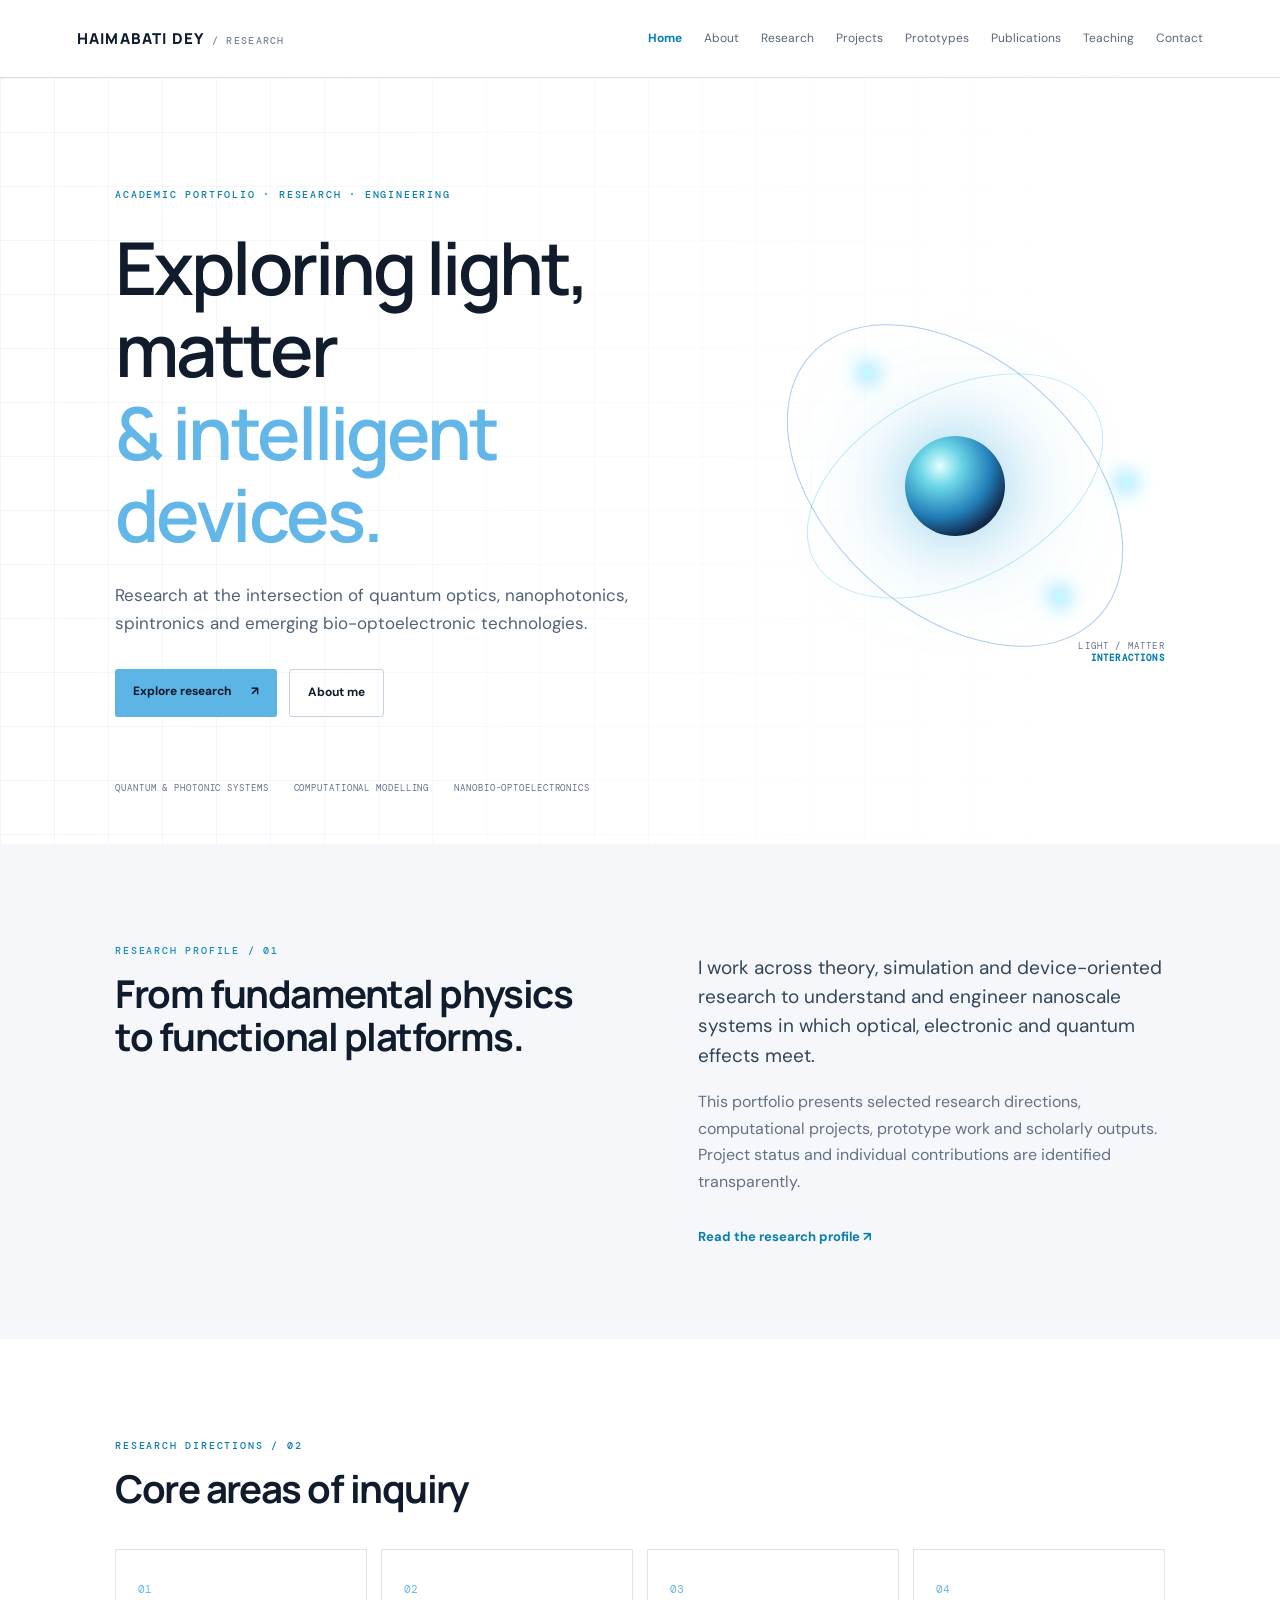
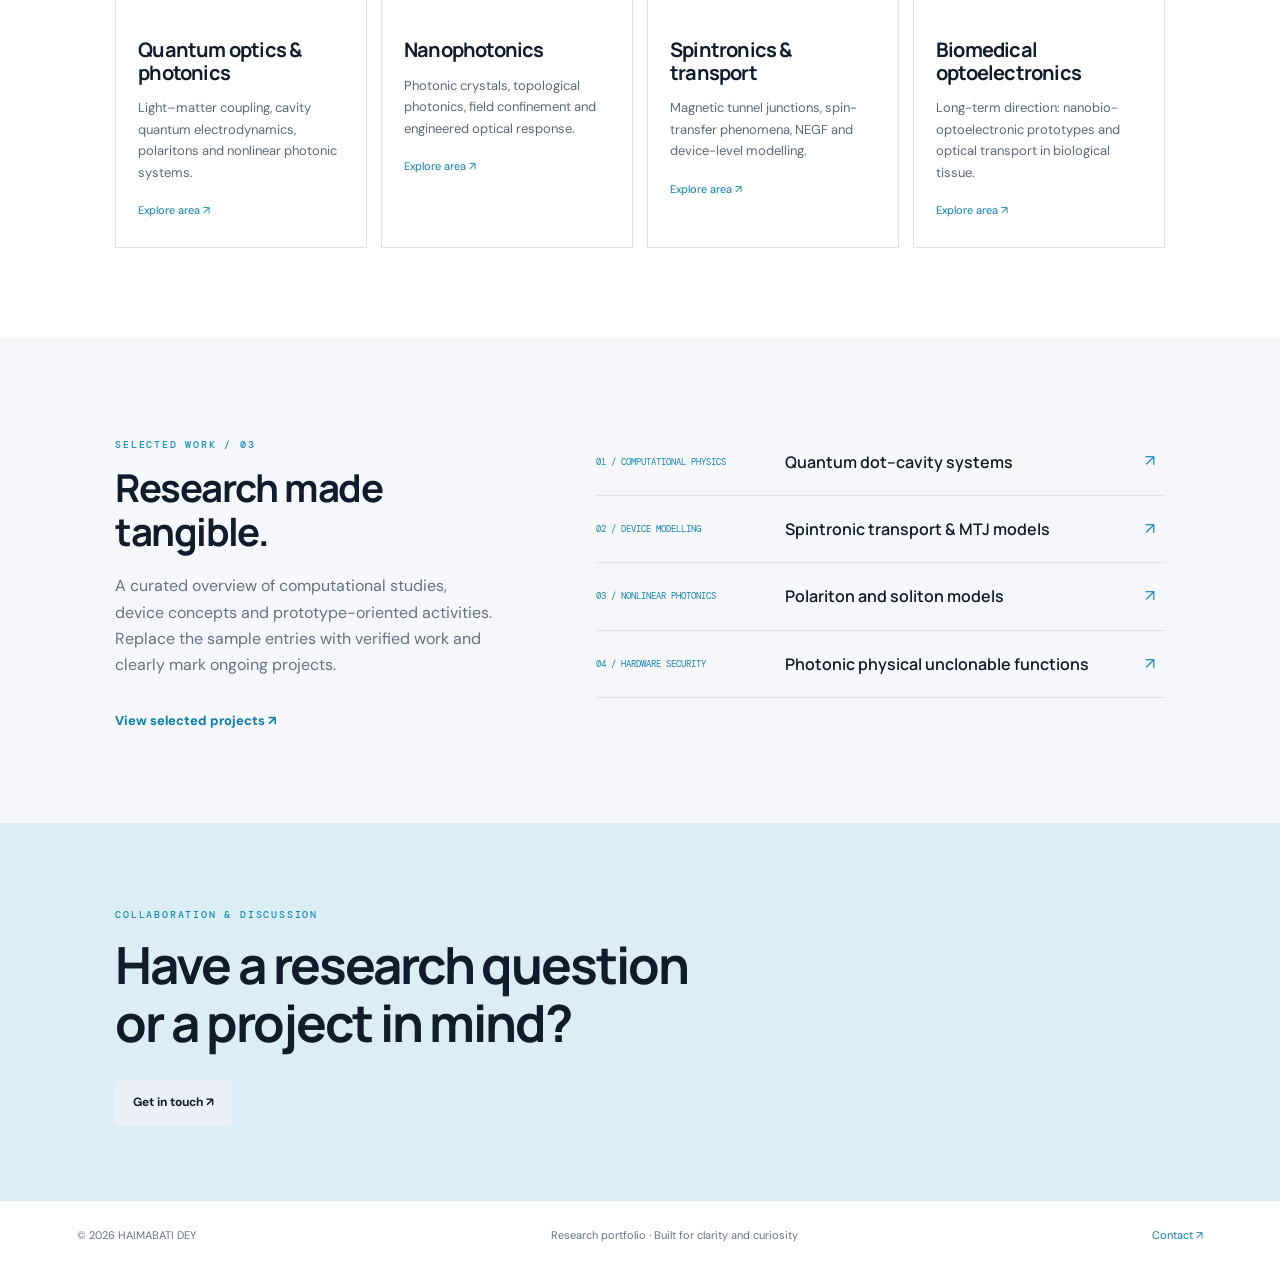
<file: index.html>
<!doctype html>
<html lang="en">
<head>
  <meta charset="utf-8"><meta name="viewport" content="width=device-width, initial-scale=1">
  <meta name="description" content="Academic research portfolio in quantum optics, nanophotonics, spintronics and biomedical optoelectronics.">
  <title>Research Portfolio | HAIMABATI DEY</title><link rel="stylesheet" href="assets/css/styles.css">
</head>
<body>
<header class="site-header"><a class="brand" href="index.html">HAIMABATI DEY<span> / RESEARCH</span></a>
<button class="menu-toggle" aria-label="Toggle navigation" aria-expanded="false">☰</button>
<nav class="nav"><a class="active" href="index.html">Home</a><a href="about.html">About</a><a href="research.html">Research</a><a href="projects.html">Projects</a><a href="prototypes.html">Prototypes</a><a href="publications.html">Publications</a><a href="teaching.html">Teaching</a><a href="contact.html">Contact</a></nav></header>
<main>
<section class="hero"><div class="hero-grid"></div><div class="hero-content"><p class="eyebrow">ACADEMIC PORTFOLIO · RESEARCH · ENGINEERING</p>
<h1>Exploring light, matter<br><em>&amp; intelligent devices.</em></h1>
<p class="hero-lede">Research at the intersection of quantum optics, nanophotonics, spintronics and emerging bio-optoelectronic technologies.</p>
<div class="actions"><a class="button primary" href="research.html">Explore research <span>↗</span></a><a class="button secondary" href="about.html">About me</a></div>
<div class="hero-meta"><span>QUANTUM &amp; PHOTONIC SYSTEMS</span><span>COMPUTATIONAL MODELLING</span><span>NANOBIO-OPTOELECTRONICS</span></div></div>
<div class="hero-visual" aria-label="Abstract scientific illustration"><div class="orbit orbit-one"></div><div class="orbit orbit-two"></div><div class="core"></div><div class="photon p1"></div><div class="photon p2"></div><div class="photon p3"></div><div class="visual-label">LIGHT / MATTER<br><b>INTERACTIONS</b></div></div></section>
<section class="section intro"><div><p class="eyebrow">RESEARCH PROFILE / 01</p><h2>From fundamental physics<br>to functional platforms.</h2></div><div><p class="lead">I work across theory, simulation and device-oriented research to understand and engineer nanoscale systems in which optical, electronic and quantum effects meet.</p><p class="muted">This portfolio presents selected research directions, computational projects, prototype work and scholarly outputs. Project status and individual contributions are identified transparently.</p><a class="text-link" href="about.html">Read the research profile ↗</a></div></section>
<section class="section dark-section"><p class="eyebrow">RESEARCH DIRECTIONS / 02</p><h2>Core areas of inquiry</h2><div class="card-grid">
<article class="research-card"><span class="number">01</span><h3>Quantum optics &amp; photonics</h3><p>Light–matter coupling, cavity quantum electrodynamics, polaritons and nonlinear photonic systems.</p><a href="research.html">Explore area ↗</a></article>
<article class="research-card"><span class="number">02</span><h3>Nanophotonics</h3><p>Photonic crystals, topological photonics, field confinement and engineered optical response.</p><a href="research.html">Explore area ↗</a></article>
<article class="research-card"><span class="number">03</span><h3>Spintronics &amp; transport</h3><p>Magnetic tunnel junctions, spin-transfer phenomena, NEGF and device-level modelling.</p><a href="research.html">Explore area ↗</a></article>
<article class="research-card"><span class="number">04</span><h3>Biomedical optoelectronics</h3><p>Long-term direction: nanobio-optoelectronic prototypes and optical transport in biological tissue.</p><a href="research.html">Explore area ↗</a></article>
</div></section>
<section class="section split"><div><p class="eyebrow">SELECTED WORK / 03</p><h2>Research made tangible.</h2><p class="muted">A curated overview of computational studies, device concepts and prototype-oriented activities. Replace the sample entries with verified work and clearly mark ongoing projects.</p><a class="text-link" href="projects.html">View selected projects ↗</a></div><div class="feature-list"><a href="projects.html"><span>01 / COMPUTATIONAL PHYSICS</span><b>Quantum dot–cavity systems</b><i>↗</i></a><a href="projects.html"><span>02 / DEVICE MODELLING</span><b>Spintronic transport &amp; MTJ models</b><i>↗</i></a><a href="projects.html"><span>03 / NONLINEAR PHOTONICS</span><b>Polariton and soliton models</b><i>↗</i></a><a href="projects.html"><span>04 / HARDWARE SECURITY</span><b>Photonic physical unclonable functions</b><i>↗</i></a></div></section>
<section class="cta"><p class="eyebrow">COLLABORATION &amp; DISCUSSION</p><h2>Have a research question<br>or a project in mind?</h2><a class="button light" href="contact.html">Get in touch ↗</a></section>
</main><footer><span>© <span data-year></span> HAIMABATI DEY</span><span>Research portfolio · Built for clarity and curiosity</span><a href="contact.html">Contact ↗</a></footer><script src="assets/js/main.js"></script></body></html>
</file>
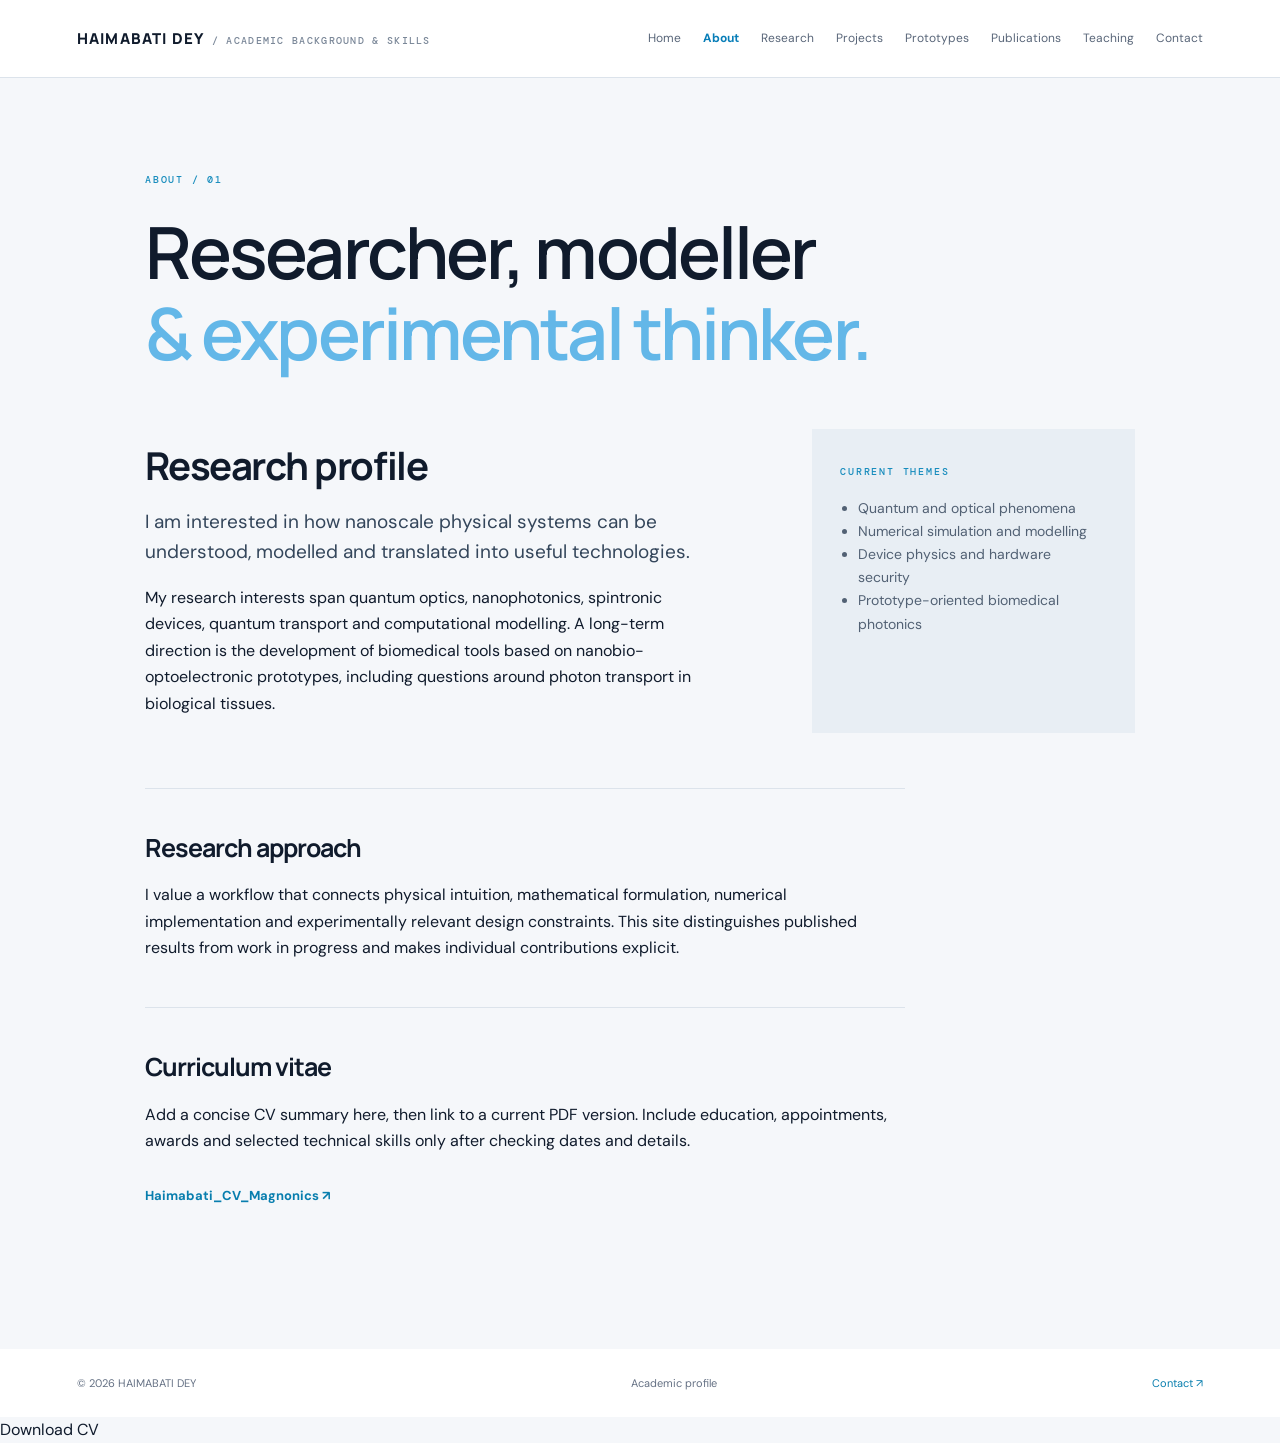
<file: about.html>
<!doctype html><html lang="en"><head><meta charset="utf-8"><meta name="viewport" content="width=device-width,initial-scale=1"><title>About | HAIMABATI DEY</title><link rel="stylesheet" href="assets/css/styles.css"></head><body><header class="site-header"><a class="brand" href="index.html">HAIMABATI DEY<span> / ACADEMIC BACKGROUND & SKILLS </span></a><button class="menu-toggle" aria-label="Toggle navigation" aria-expanded="false">☰</button><nav class="nav"><a href="index.html">Home</a><a class="active" href="about.html">About</a><a href="research.html">Research</a><a href="projects.html">Projects</a><a href="prototypes.html">Prototypes</a><a href="publications.html">Publications</a><a href="teaching.html">Teaching</a><a href="contact.html">Contact</a></nav></header><main class="page"><p class="eyebrow">ABOUT / 01</p><h1>Researcher, modeller<br><em>&amp; experimental thinker.</em></h1><div class="page-columns"><div><h2>Research profile</h2><p class="lead">I am interested in how nanoscale physical systems can be understood, modelled and translated into useful technologies.</p><p>My research interests span quantum optics, nanophotonics, spintronic devices, quantum transport and computational modelling. A long-term direction is the development of biomedical tools based on nanobio-optoelectronic prototypes, including questions around photon transport in biological tissues.</p></div><aside class="side-note"><span class="eyebrow">CURRENT THEMES</span><ul><li>Quantum and optical phenomena</li><li>Numerical simulation and modelling</li><li>Device physics and hardware security</li><li>Prototype-oriented biomedical photonics</li></ul></aside></div><section class="content-block"><h2>Research approach</h2><p>I value a workflow that connects physical intuition, mathematical formulation, numerical implementation and experimentally relevant design constraints. This site distinguishes published results from work in progress and makes individual contributions explicit.</p></section><section class="content-block"><h2>Curriculum vitae</h2><p>Add a concise CV summary here, then link to a current PDF version. Include education, appointments, awards and selected technical skills only after checking dates and details.</p><a class="text-link" href="assets/HaimabatiCV_Magnonics.pdf">Haimabati_CV_Magnonics ↗</a></section></main><footer><span>© <span data-year></span> HAIMABATI DEY</span><span>Academic profile</span><a href="contact.html">Contact ↗</a></footer><script src="assets/js/main.js"></script></body></html>
<a href="https://github.com/deyh2020/deyh2020.github.io/blob/main/HaimaCV_AnaogECE26.pdf" target="_blank">
  Download CV
</a>
</file>
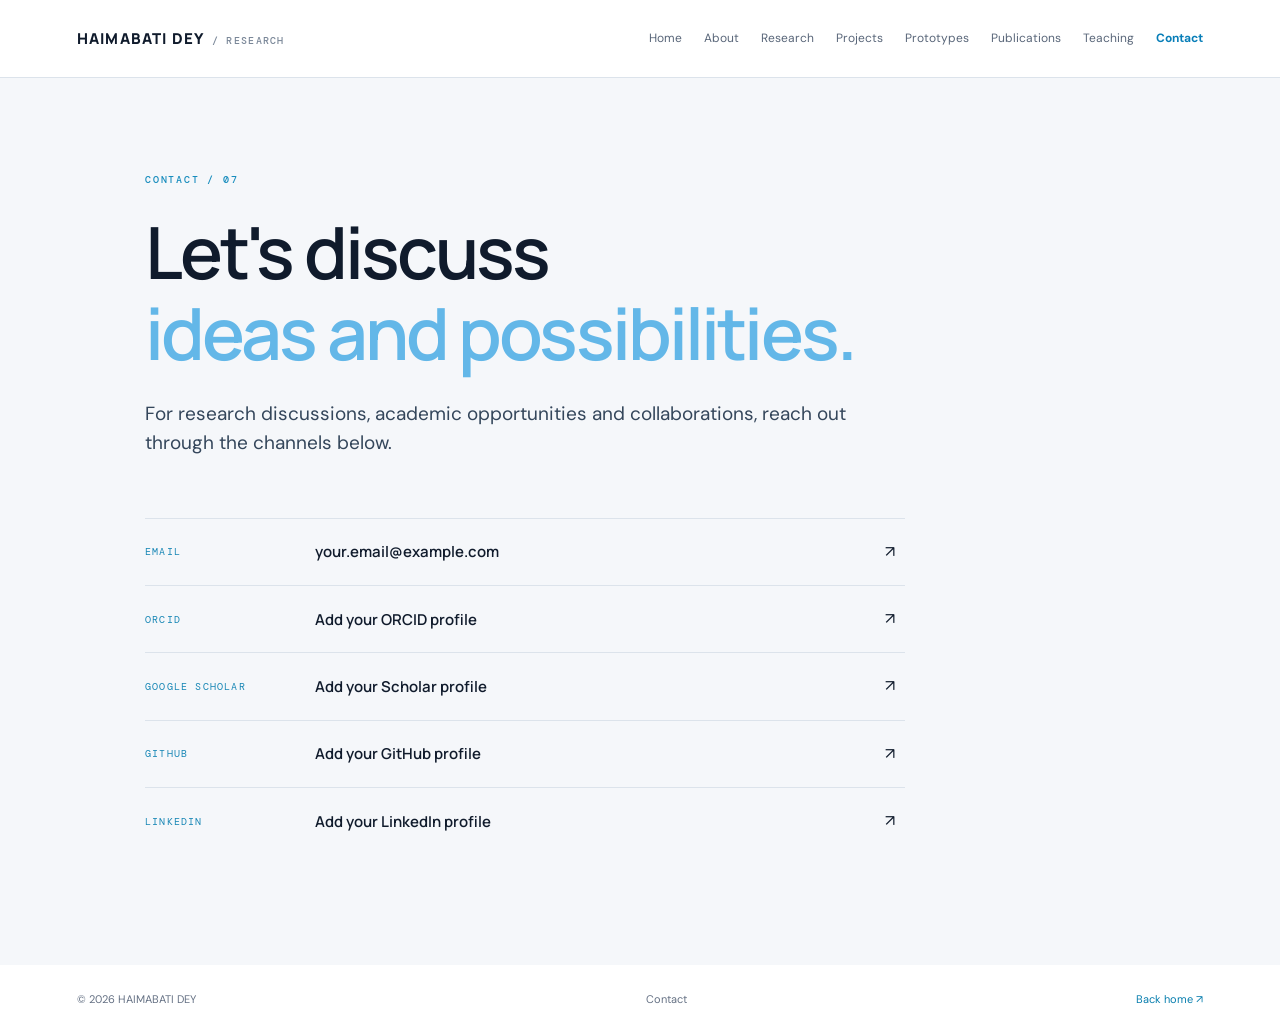
<file: contact.html>
<!doctype html><html lang="en"><head><meta charset="utf-8"><meta name="viewport" content="width=device-width,initial-scale=1"><title>Contact | HAIMABATI DEY</title><link rel="stylesheet" href="assets/css/styles.css"></head><body><header class="site-header"><a class="brand" href="index.html">HAIMABATI DEY<span> / RESEARCH</span></a><button class="menu-toggle" aria-label="Toggle navigation" aria-expanded="false">☰</button><nav class="nav"><a href="index.html">Home</a><a href="about.html">About</a><a href="research.html">Research</a><a href="projects.html">Projects</a><a href="prototypes.html">Prototypes</a><a href="publications.html">Publications</a><a href="teaching.html">Teaching</a><a class="active" href="contact.html">Contact</a></nav></header><main class="page contact-page"><p class="eyebrow">CONTACT / 07</p><h1>Let's discuss<br><em>ideas and possibilities.</em></h1><p class="lead page-lede">For research discussions, academic opportunities and collaborations, reach out through the channels below.</p><div class="contact-links"><a href="mailto:your.email@example.com"><span>EMAIL</span><b>your.email@example.com</b>↗</a><a href="#"><span>ORCID</span><b>Add your ORCID profile</b>↗</a><a href="#"><span>GOOGLE SCHOLAR</span><b>Add your Scholar profile</b>↗</a><a href="#"><span>GITHUB</span><b>Add your GitHub profile</b>↗</a><a href="#"><span>LINKEDIN</span><b>Add your LinkedIn profile</b>↗</a></div></main><footer><span>© <span data-year></span> HAIMABATI DEY</span><span>Contact</span><a href="index.html">Back home ↗</a></footer><script src="assets/js/main.js"></script></body></html>
</file>
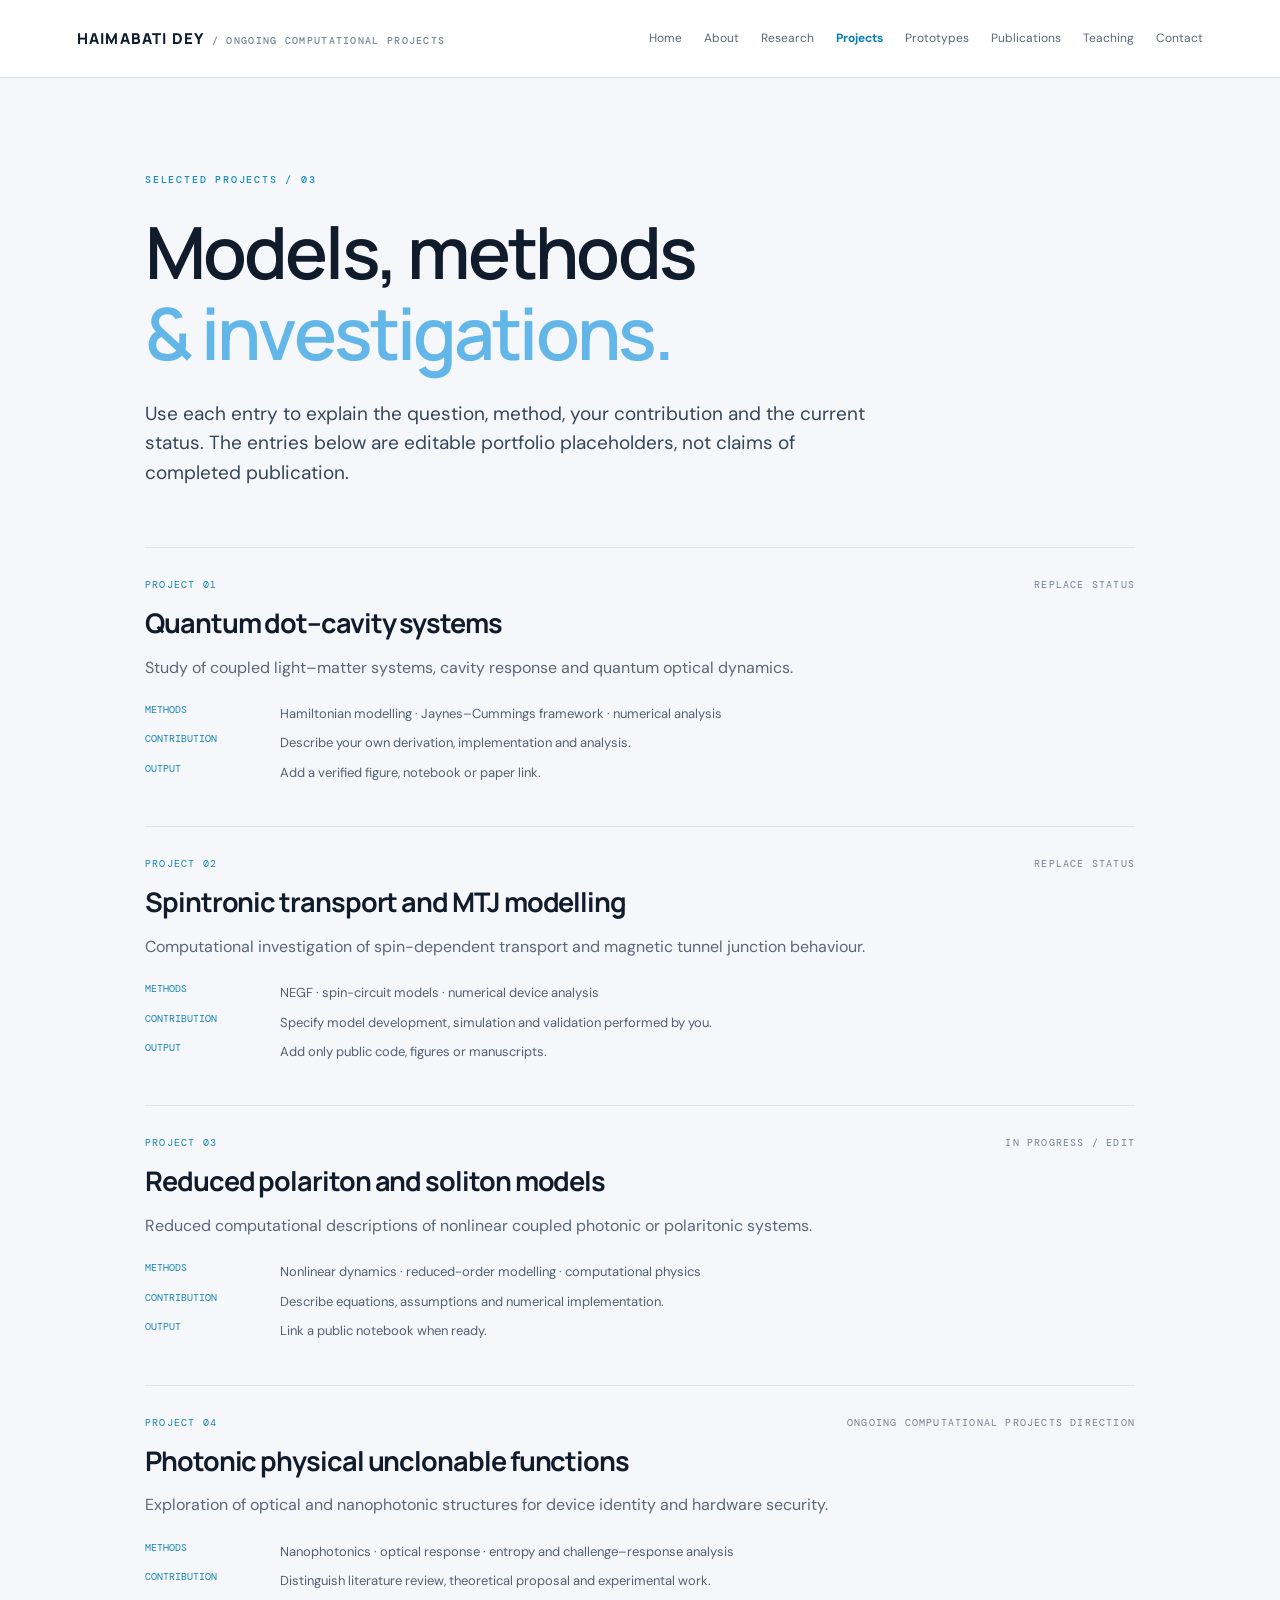
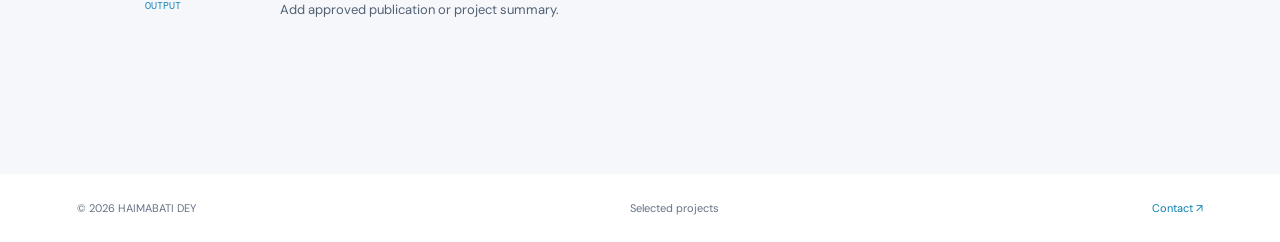
<file: projects.html>
<!doctype html><html lang="en"><head><meta charset="utf-8"><meta name="viewport" content="width=device-width,initial-scale=1"><title>Projects | HAIMABATI DEY</title><link rel="stylesheet" href="assets/css/styles.css"></head><body><header class="site-header"><a class="brand" href="index.html">HAIMABATI DEY<span> / ONGOING COMPUTATIONAL PROJECTS</span></a><button class="menu-toggle" aria-label="Toggle navigation" aria-expanded="false">☰</button><nav class="nav"><a href="index.html">Home</a><a href="about.html">About</a><a href="research.html">Research</a><a class="active" href="projects.html">Projects</a><a href="prototypes.html">Prototypes</a><a href="publications.html">Publications</a><a href="teaching.html">Teaching</a><a href="contact.html">Contact</a></nav></header><main class="page"><p class="eyebrow">SELECTED PROJECTS / 03</p><h1>Models, methods<br><em>&amp; investigations.</em></h1><p class="lead page-lede">Use each entry to explain the question, method, your contribution and the current status. The entries below are editable portfolio placeholders, not claims of completed publication.</p><div class="project"><div class="project-top"><span>PROJECT 01</span><span class="status">REPLACE STATUS</span></div><h2>Quantum dot–cavity systems</h2><p>Study of coupled light–matter systems, cavity response and quantum optical dynamics.</p><dl><dt>Methods</dt><dd>Hamiltonian modelling · Jaynes–Cummings framework · numerical analysis</dd><dt>Contribution</dt><dd>Describe your own derivation, implementation and analysis.</dd><dt>Output</dt><dd>Add a verified figure, notebook or paper link.</dd></dl></div><div class="project"><div class="project-top"><span>PROJECT 02</span><span class="status">REPLACE STATUS</span></div><h2>Spintronic transport and MTJ modelling</h2><p>Computational investigation of spin-dependent transport and magnetic tunnel junction behaviour.</p><dl><dt>Methods</dt><dd>NEGF · spin-circuit models · numerical device analysis</dd><dt>Contribution</dt><dd>Specify model development, simulation and validation performed by you.</dd><dt>Output</dt><dd>Add only public code, figures or manuscripts.</dd></dl></div><div class="project"><div class="project-top"><span>PROJECT 03</span><span class="status">IN PROGRESS / EDIT</span></div><h2>Reduced polariton and soliton models</h2><p>Reduced computational descriptions of nonlinear coupled photonic or polaritonic systems.</p><dl><dt>Methods</dt><dd>Nonlinear dynamics · reduced-order modelling · computational physics</dd><dt>Contribution</dt><dd>Describe equations, assumptions and numerical implementation.</dd><dt>Output</dt><dd>Link a public notebook when ready.</dd></dl></div><div class="project"><div class="project-top"><span>PROJECT 04</span><span class="status">ONGOING COMPUTATIONAL PROJECTS DIRECTION</span></div><h2>Photonic physical unclonable functions</h2><p>Exploration of optical and nanophotonic structures for device identity and hardware security.</p><dl><dt>Methods</dt><dd>Nanophotonics · optical response · entropy and challenge–response analysis</dd><dt>Contribution</dt><dd>Distinguish literature review, theoretical proposal and experimental work.</dd><dt>Output</dt><dd>Add approved publication or project summary.</dd></dl></div></main><footer><span>© <span data-year></span> HAIMABATI DEY</span><span>Selected projects</span><a href="contact.html">Contact ↗</a></footer><script src="assets/js/main.js"></script></body></html>
</file>
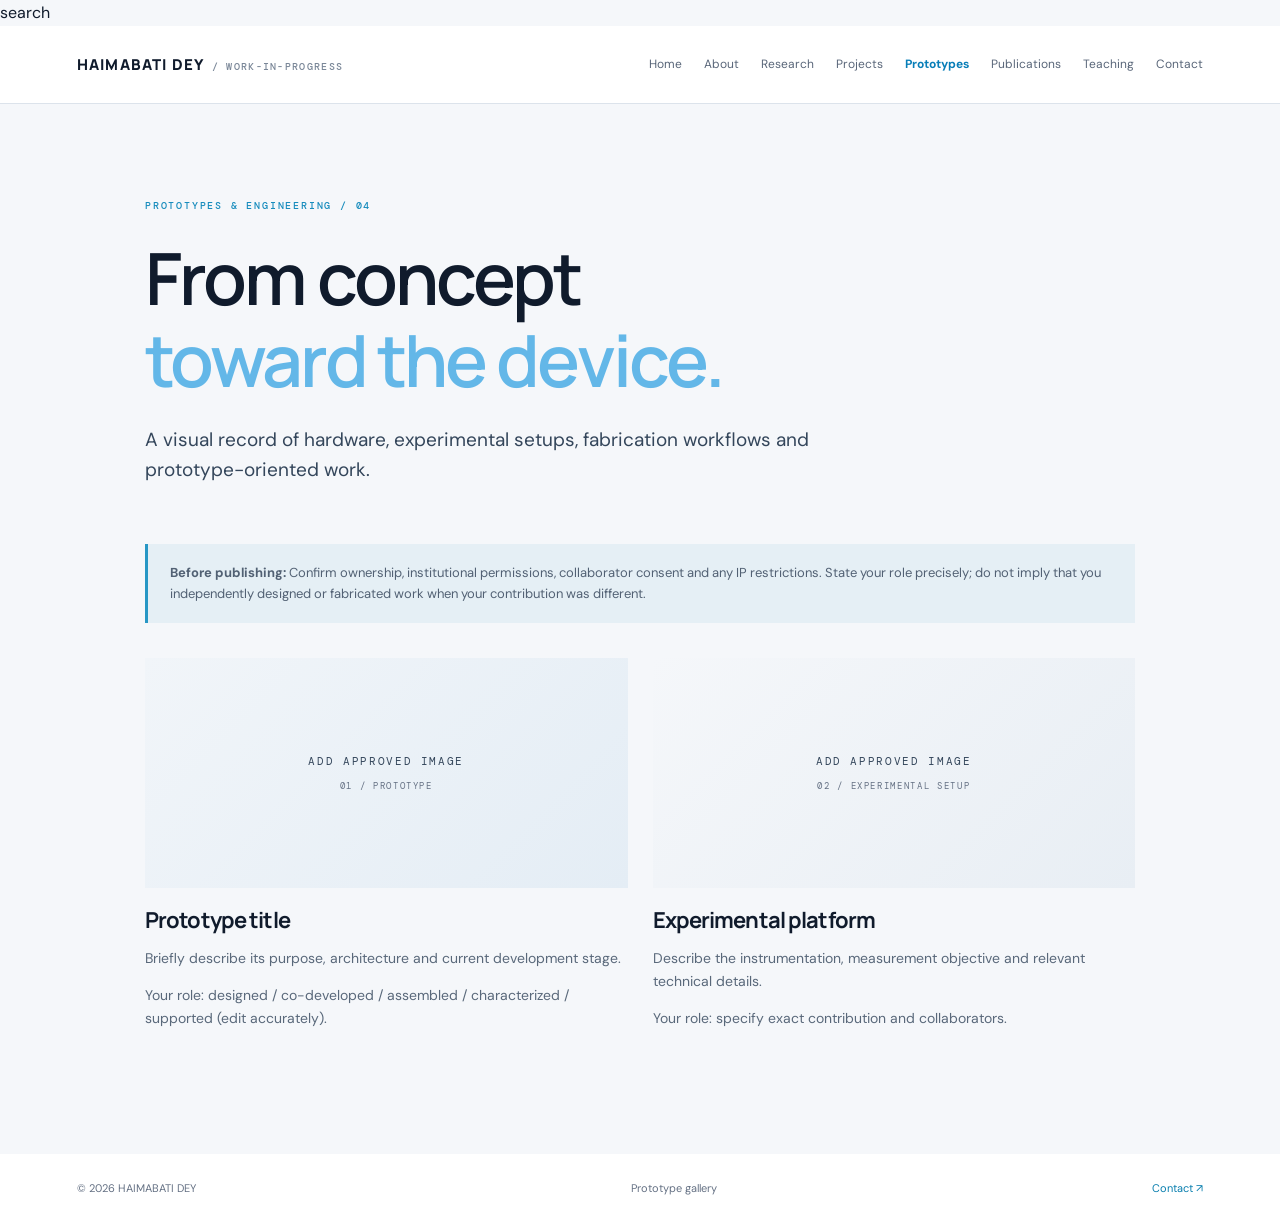
<file: prototypes.html>
search<!doctype html><html lang="en"><head><meta charset="utf-8"><meta name="viewport" content="width=device-width,initial-scale=1"><title>Prototypes | HAIMABATI DEY</title><link rel="stylesheet" href="assets/css/styles.css"></head><body><header class="site-header"><a class="brand" href="index.html">HAIMABATI DEY<span> / WORK-IN-PROGRESS </span></a><button class="menu-toggle" aria-label="Toggle navigation" aria-expanded="false">☰</button><nav class="nav"><a href="index.html">Home</a><a href="about.html">About</a><a href="prototype.html">Research</a><a href="projects.html">Projects</a><a class="active" href="prototypes.html">Prototypes</a><a href="publications.html">Publications</a><a href="teaching.html">Teaching</a><a href="contact.html">Contact</a></nav></header><main class="page"><p class="eyebrow">PROTOTYPES &amp; ENGINEERING / 04</p><h1>From concept<br><em>toward the device.</em></h1><p class="lead page-lede">A visual record of hardware, experimental setups, fabrication workflows and prototype-oriented work.</p><div class="notice"><b>Before publishing:</b> Confirm ownership, institutional permissions, collaborator consent and any IP restrictions. State your role precisely; do not imply that you independently designed or fabricated work when your contribution was different.</div><div class="prototype-grid"><article><div class="image-placeholder"><span>ADD APPROVED IMAGE</span><small>01 / PROTOTYPE</small></div><h2>Prototype title</h2><p>Briefly describe its purpose, architecture and current development stage.</p><p class="muted">Your role: designed / co-developed / assembled / characterized / supported (edit accurately).</p></article><article><div class="image-placeholder alt"><span>ADD APPROVED IMAGE</span><small>02 / EXPERIMENTAL SETUP</small></div><h2>Experimental platform</h2><p>Describe the instrumentation, measurement objective and relevant technical details.</p><p class="muted">Your role: specify exact contribution and collaborators.</p></article></div></main><footer><span>© <span data-year></span> HAIMABATI DEY</span><span>Prototype gallery</span><a href="contact.html">Contact ↗</a></footer><script src="assets/js/main.js"></script></body></html>
</file>
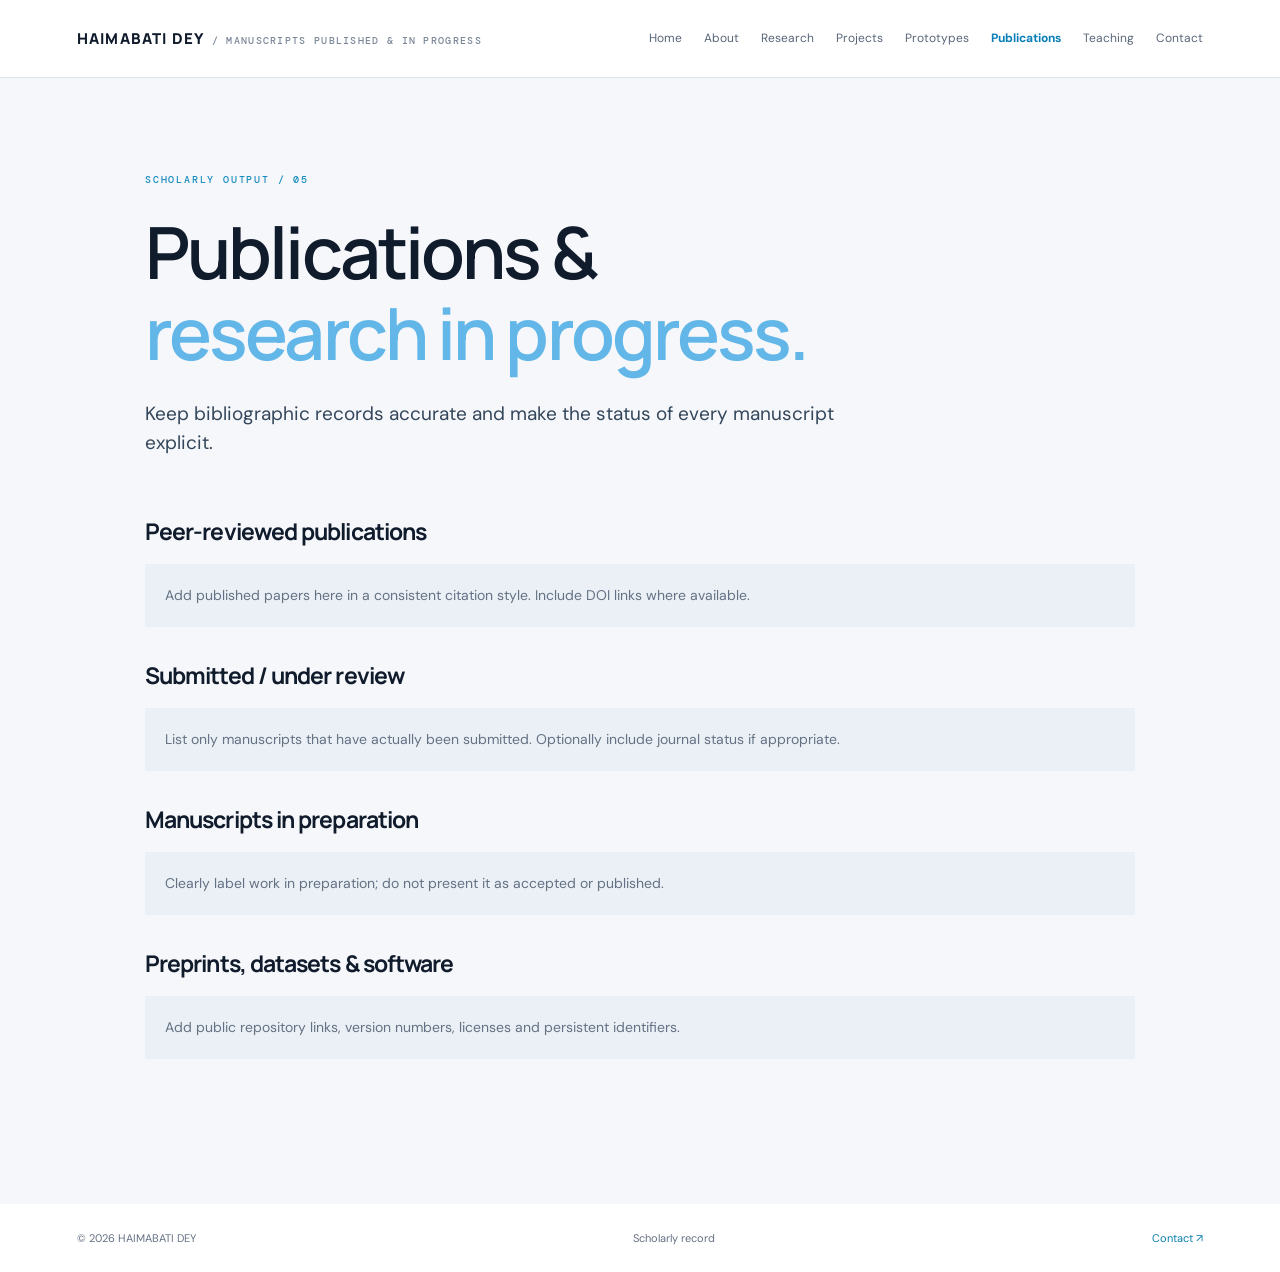
<file: publications.html>
<!doctype html><html lang="en"><head><meta charset="utf-8"><meta name="viewport" content="width=device-width,initial-scale=1"><title>Publications | HAIMABATI DEY</title><link rel="stylesheet" href="assets/css/styles.css"></head><body><header class="site-header"><a class="brand" href="index.html">HAIMABATI DEY<span> / MANUSCRIPTS PUBLISHED & IN PROGRESS</span></a><button class="menu-toggle" aria-label="Toggle navigation" aria-expanded="false">☰</button><nav class="nav"><a href="index.html">Home</a><a href="about.html">About</a><a href="research.html">Research</a><a href="projects.html">Projects</a><a href="prototypes.html">Prototypes</a><a class="active" href="publications.html">Publications</a><a href="teaching.html">Teaching</a><a href="contact.html">Contact</a></nav></header><main class="page"><p class="eyebrow">SCHOLARLY OUTPUT / 05</p><h1>Publications &amp;<br><em>research in progress.</em></h1><p class="lead page-lede">Keep bibliographic records accurate and make the status of every manuscript explicit.</p><section class="publication-group"><h2>Peer-reviewed publications</h2><div class="empty-state">Add published papers here in a consistent citation style. Include DOI links where available.</div></section><section class="publication-group"><h2>Submitted / under review</h2><div class="empty-state">List only manuscripts that have actually been submitted. Optionally include journal status if appropriate.</div></section><section class="publication-group"><h2>Manuscripts in preparation</h2><div class="empty-state">Clearly label work in preparation; do not present it as accepted or published.</div></section><section class="publication-group"><h2>Preprints, datasets &amp; software</h2><div class="empty-state">Add public repository links, version numbers, licenses and persistent identifiers.</div></section></main><footer><span>© <span data-year></span> HAIMABATI DEY</span><span>Scholarly record</span><a href="contact.html">Contact ↗</a></footer><script src="assets/js/main.js"></script></body></html>
</file>
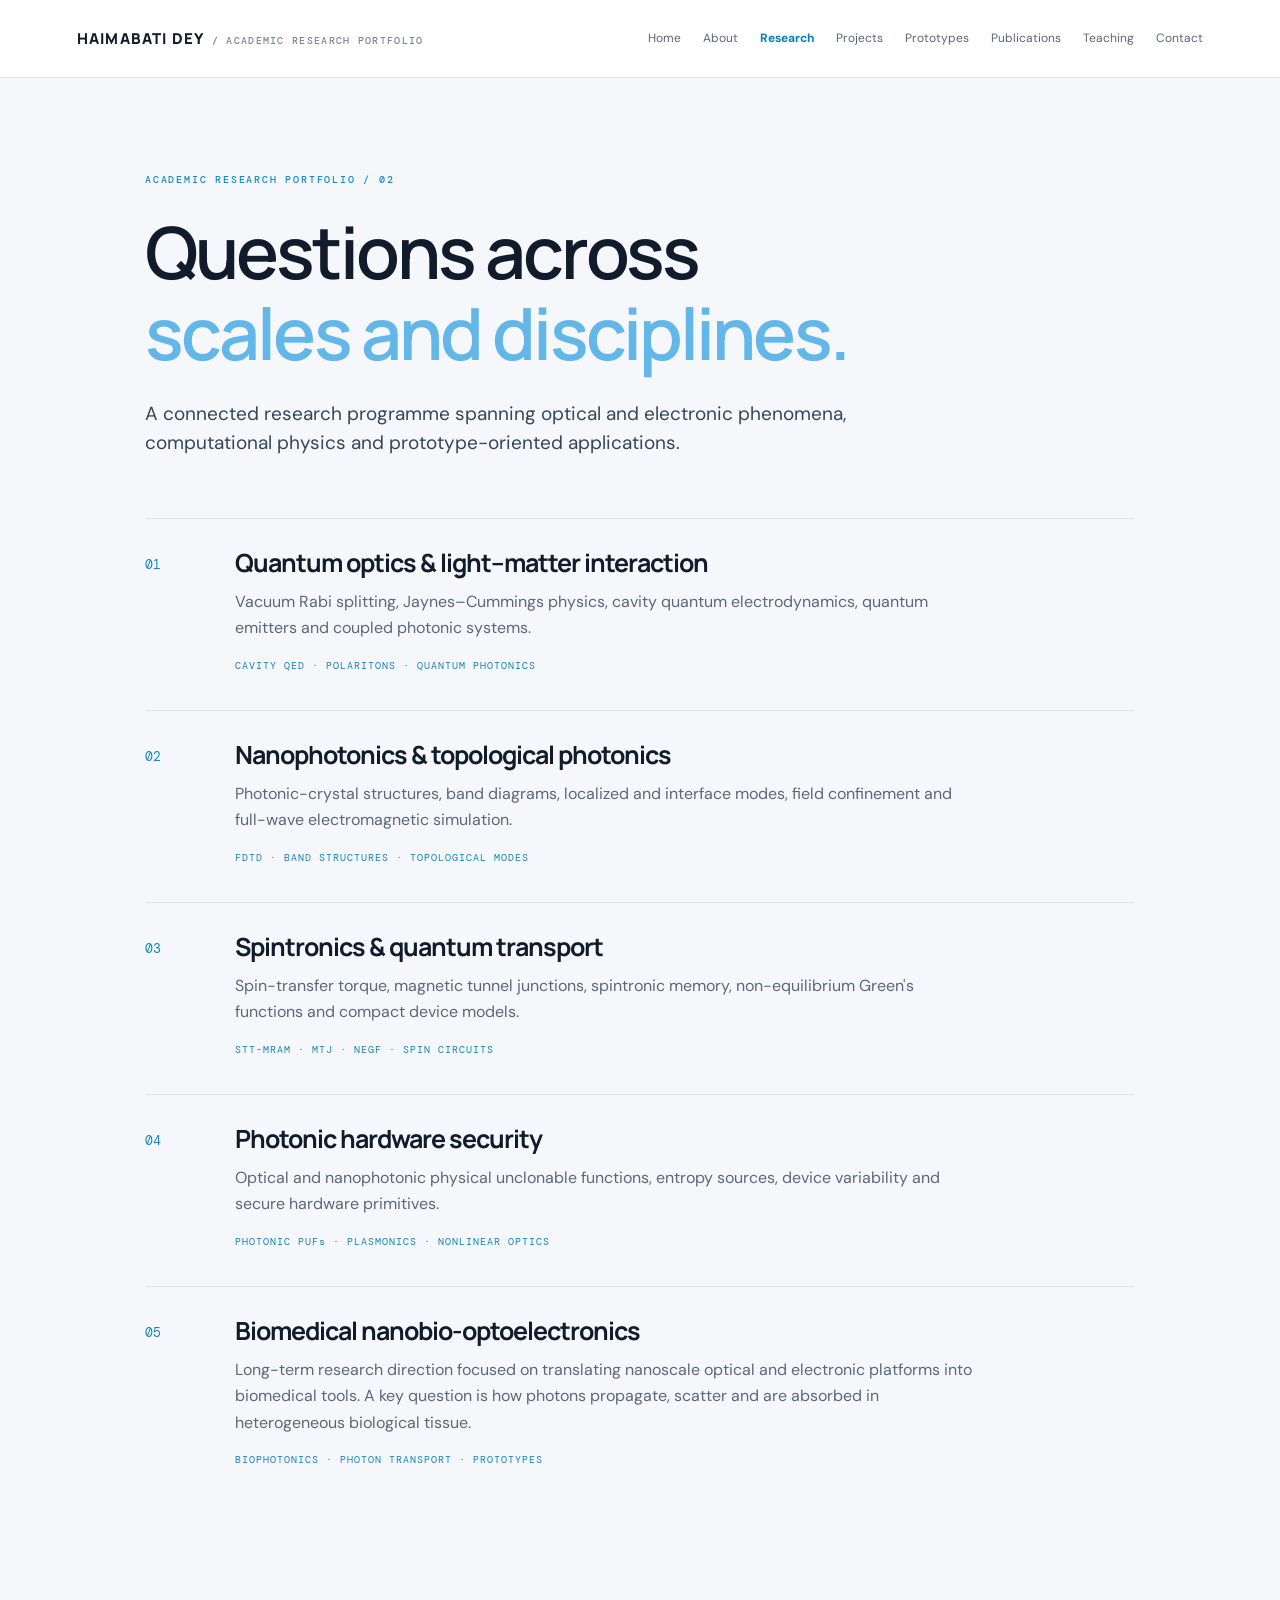
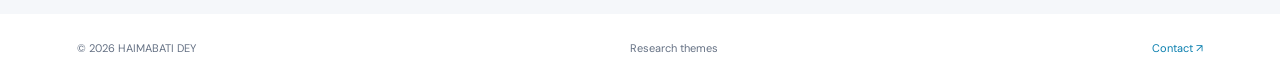
<file: research.html>
<!doctype html><html lang="en"><head><meta charset="utf-8"><meta name="viewport" content="width=device-width,initial-scale=1"><title>Research |  HAIMABATI DEY</title><link rel="stylesheet" href="assets/css/styles.css"></head><body><header class="site-header"><a class="brand" href="index.html"> HAIMABATI DEY<span> / ACADEMIC RESEARCH PORTFOLIO</span></a><button class="menu-toggle" aria-label="Toggle navigation" aria-expanded="false">☰</button><nav class="nav"><a href="index.html">Home</a><a href="about.html">About</a><a class="active" href="research.html">Research</a><a href="projects.html">Projects</a><a href="prototypes.html">Prototypes</a><a href="publications.html">Publications</a><a href="teaching.html">Teaching</a><a href="contact.html">Contact</a></nav></header><main class="page"><p class="eyebrow">ACADEMIC RESEARCH PORTFOLIO / 02</p><h1>Questions across<br><em>scales and disciplines.</em></h1><p class="lead page-lede">A connected research programme spanning optical and electronic phenomena, computational physics and prototype-oriented applications.</p><div class="topic"><span>01</span><div><h2>Quantum optics &amp; light–matter interaction</h2><p>Vacuum Rabi splitting, Jaynes–Cummings physics, cavity quantum electrodynamics, quantum emitters and coupled photonic systems.</p><p class="tags">CAVITY QED · POLARITONS · QUANTUM PHOTONICS</p></div></div><div class="topic"><span>02</span><div><h2>Nanophotonics &amp; topological photonics</h2><p>Photonic-crystal structures, band diagrams, localized and interface modes, field confinement and full-wave electromagnetic simulation.</p><p class="tags">FDTD · BAND STRUCTURES · TOPOLOGICAL MODES</p></div></div><div class="topic"><span>03</span><div><h2>Spintronics &amp; quantum transport</h2><p>Spin-transfer torque, magnetic tunnel junctions, spintronic memory, non-equilibrium Green's functions and compact device models.</p><p class="tags">STT-MRAM · MTJ · NEGF · SPIN CIRCUITS</p></div></div><div class="topic"><span>04</span><div><h2>Photonic hardware security</h2><p>Optical and nanophotonic physical unclonable functions, entropy sources, device variability and secure hardware primitives.</p><p class="tags">PHOTONIC PUFs · PLASMONICS · NONLINEAR OPTICS</p></div></div><div class="topic"><span>05</span><div><h2>Biomedical nanobio-optoelectronics</h2><p>Long-term research direction focused on translating nanoscale optical and electronic platforms into biomedical tools. A key question is how photons propagate, scatter and are absorbed in heterogeneous biological tissue.</p><p class="tags">BIOPHOTONICS · PHOTON TRANSPORT · PROTOTYPES</p></div></div></main><footer><span>© <span data-year></span>  HAIMABATI DEY</span><span>Research themes</span><a href="contact.html">Contact ↗</a></footer><script src="assets/js/main.js"></script></body></html>
</file>
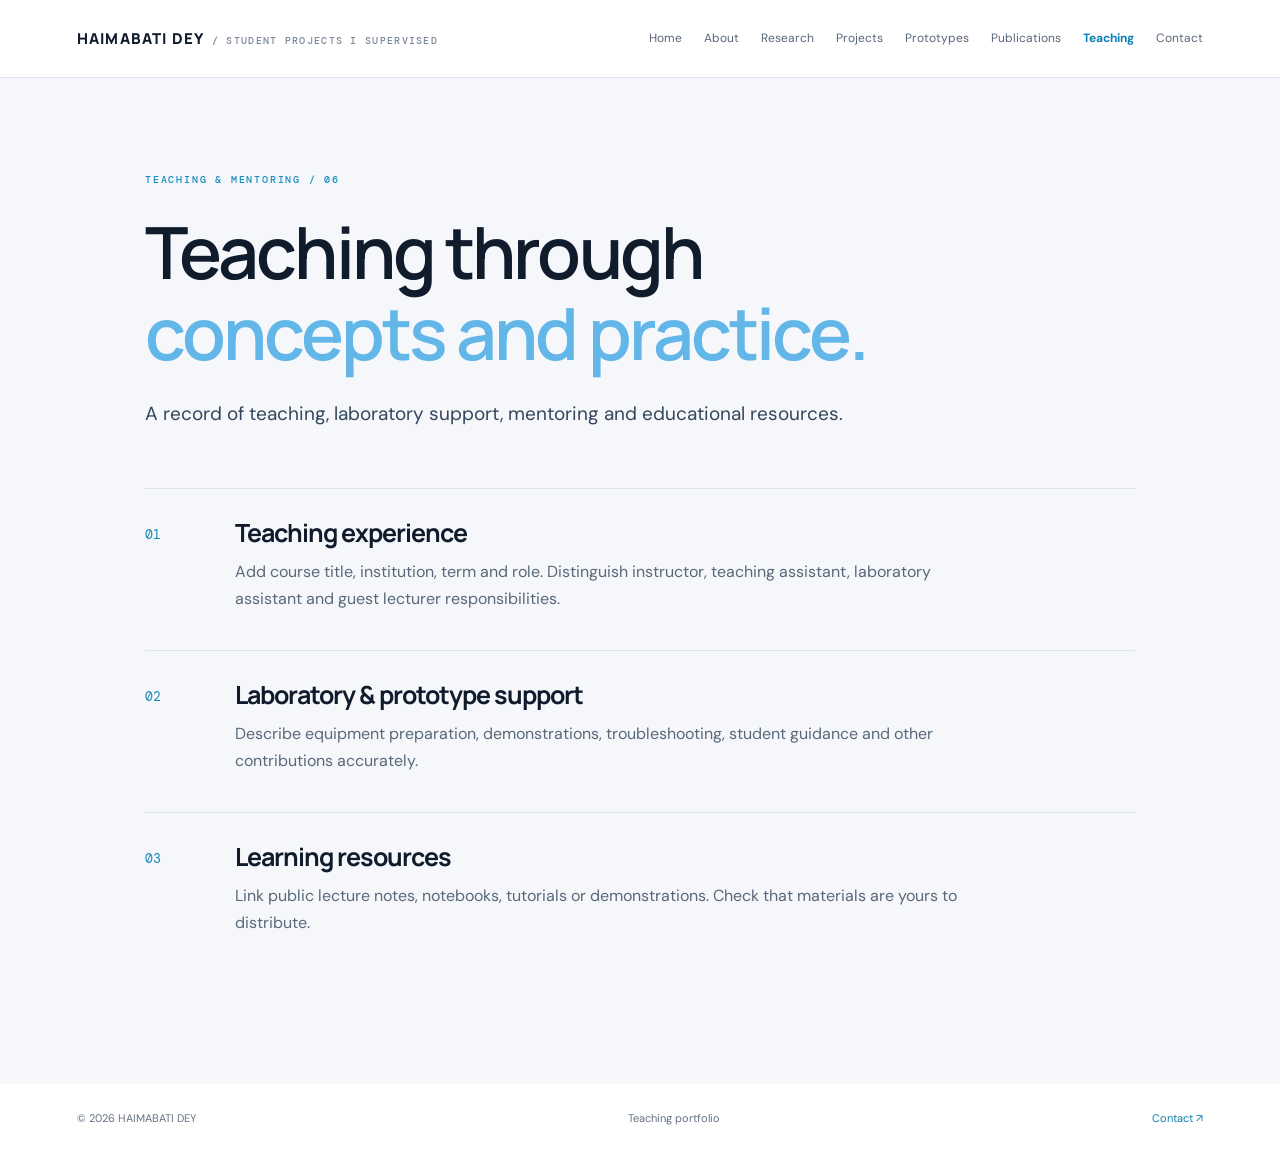
<file: teaching.html>
<!doctype html><html lang="en"><head><meta charset="utf-8"><meta name="viewport" content="width=device-width,initial-scale=1"><title>Teaching | HAIMABATI DEY</title><link rel="stylesheet" href="assets/css/styles.css"></head><body><header class="site-header"><a class="brand" href="index.html">HAIMABATI DEY<span> / STUDENT PROJECTS I SUPERVISED</span></a><button class="menu-toggle" aria-label="Toggle navigation" aria-expanded="false">☰</button><nav class="nav"><a href="index.html">Home</a><a href="about.html">About</a><a href="research.html">Research</a><a href="projects.html">Projects</a><a href="prototypes.html">Prototypes</a><a href="publications.html">Publications</a><a class="active" href="teaching.html">Teaching</a><a href="contact.html">Contact</a></nav></header><main class="page"><p class="eyebrow">TEACHING &amp; MENTORING / 06</p><h1>Teaching through<br><em>concepts and practice.</em></h1><p class="lead page-lede">A record of teaching, laboratory support, mentoring and educational resources.</p><div class="topic"><span>01</span><div><h2>Teaching experience</h2><p>Add course title, institution, term and role. Distinguish instructor, teaching assistant, laboratory assistant and guest lecturer responsibilities.</p></div></div><div class="topic"><span>02</span><div><h2>Laboratory &amp; prototype support</h2><p>Describe equipment preparation, demonstrations, troubleshooting, student guidance and other contributions accurately.</p></div></div><div class="topic"><span>03</span><div><h2>Learning resources</h2><p>Link public lecture notes, notebooks, tutorials or demonstrations. Check that materials are yours to distribute.</p></div></div></main><footer><span>© <span data-year></span> HAIMABATI DEY</span><span>Teaching portfolio</span><a href="contact.html">Contact ↗</a></footer><script src="assets/js/main.js"></script></body></html>
</file>
<file: assets/css/styles.css>
@import url('https://fonts.googleapis.com/css2?family=DM+Mono:wght@400;500&family=DM+Sans:wght@400;500;600;700&family=Manrope:wght@400;500;600;700;800&display=swap');
:root{--ink:#101b2c;--navy:#ffffff;--blue:#63b7e8;--cyan:#9de4ed;--paper:#f5f7fa;--muted:#657184;--line:#dce3eb;--white:#fff}
*{box-sizing:border-box}html{scroll-behavior:smooth}body{margin:0;background:var(--paper);color:var(--ink);font-family:'DM Sans',sans-serif;line-height:1.65}a{color:inherit;text-decoration:none}.site-header{height:auto;min-height:78px;padding:0 6vw;display:flex;align-items:center;justify-content:space-between;background:#fff;border-bottom:1px solid var(--line);position:relative;z-index:5}.brand{font:800 15px Manrope,sans-serif;letter-spacing:.08em}.brand span{color:#7a8798;font:500 10px 'DM Mono',monospace;letter-spacing:.13em}.nav{display:flex;gap:22px;align-items:center}.nav a{font-size:12px;color:#596679}.nav a:hover,.nav a.active{color:#087eb8}.nav a.active{font-weight:700}.menu-toggle{display:none;border:0;background:none;font-size:24px}.hero{min-height:640px;background:var(--navy);color:var(--ink);padding:100px 9vw 50px;position:relative;overflow:hidden;display:grid;grid-template-columns:1.2fr .8fr;align-items:center}.hero-grid{position:absolute;inset:0;background-image:linear-gradient(rgba(70,120,160,.07) 1px,transparent 1px),linear-gradient(90deg,rgba(70,120,160,.07) 1px,transparent 1px);background-size:54px 54px;mask-image:linear-gradient(90deg,black,transparent 90%)}.hero-content{position:relative;z-index:1}.eyebrow{font:500 10px 'DM Mono',monospace;letter-spacing:.18em;color:#178cbd;text-transform:uppercase}.hero .eyebrow{color:#087eae}h1,h2,h3{font-family:Manrope,sans-serif;line-height:1.13;letter-spacing:-.04em}h1{font-size:clamp(42px,5.7vw,76px);font-weight:600;margin:25px 0}.hero h1 em,.page h1 em{font-style:normal;color:var(--blue)}.hero-lede{max-width:580px;color:#526174;font-size:17px}.actions{display:flex;gap:12px;margin:32px 0}.button{display:inline-flex;gap:20px;padding:13px 18px;border-radius:3px;font-size:12px;font-weight:700}.primary{background:#5db5e5;color:#07182a}.secondary{border:1px solid #c8d3df;color:var(--ink)}.hero-meta{display:flex;gap:25px;flex-wrap:wrap;margin-top:65px;color:#657184;font:9px 'DM Mono',monospace;letter-spacing:.1em}.hero-visual{height:380px;position:relative;display:grid;place-items:center}.orbit{position:absolute;border:1px solid rgba(115,207,237,.45);border-radius:50%;transform:rotate(-28deg)}.orbit-one{width:320px;height:190px}.orbit-two{width:390px;height:255px;transform:rotate(42deg);border-color:rgba(91,150,225,.5)}.core{width:100px;height:100px;border-radius:50%;background:radial-gradient(circle at 35% 30%,#e4ffff,#6bd5e7 22%,#217cb6 54%,#12294b 75%);box-shadow:0 0 70px #3baddc88,0 0 130px #3baddc44}.photon{position:absolute;width:9px;height:9px;border-radius:50%;background:#c2faff;box-shadow:0 0 20px 5px #65d9ff}.p1{top:72px;left:28%}.p2{bottom:75px;right:24%}.p3{top:48%;right:8%}.visual-label{position:absolute;bottom:12px;right:0;color:#657184;font:9px 'DM Mono',monospace;letter-spacing:.13em;text-align:right}.visual-label b{color:#087eae}.section{padding:90px 9vw}.intro{display:grid;grid-template-columns:1fr 1fr;gap:9vw}.section h2,.page h2{font-size:clamp(27px,3vw,40px);margin:15px 0 20px}.lead{font-size:19px;line-height:1.55;color:#34465b}.muted{color:var(--muted)}.text-link{display:inline-block;margin-top:15px;color:#087eae;font-weight:700;font-size:13px}.dark-section{background:#ffffff;color:var(--ink)}.dark-section .eyebrow{color:#087eae}.dark-section h2{margin-bottom:38px}.card-grid{display:grid;grid-template-columns:repeat(4,1fr);gap:14px}.research-card{padding:25px 22px;border:1px solid var(--line);min-height:250px}.number{font:11px 'DM Mono';color:var(--blue)}.research-card h3{font-size:20px;margin:38px 0 12px}.research-card p{font-size:13px;color:#59687a}.research-card a{font-size:11px;color:#087eae}.split{display:grid;grid-template-columns:.8fr 1.2fr;gap:8vw}.feature-list a{display:grid;grid-template-columns:1fr 2fr 20px;gap:18px;padding:20px 0;border-bottom:1px solid var(--line);align-items:center}.feature-list span{font:9px 'DM Mono';color:#1686b8}.feature-list b{font:600 16px Manrope}.feature-list i{font-style:normal;color:#1389bc}.cta{background:#dceef5;padding:75px 9vw}.cta h2{font-size:clamp(32px,4vw,52px);margin:15px 0 28px}.button.light{background:#eaf0f5;color:var(--ink)}.page{max-width:1050px;margin:auto;padding:85px 30px 110px;min-height:70vh}.page h1{font-size:clamp(43px,6vw,72px);margin:25px 0}.page-lede{max-width:750px;margin-bottom:60px}.page-columns{display:grid;grid-template-columns:1.4fr .8fr;gap:8vw;margin:55px 0}.side-note{background:#e8eef4;padding:28px}.side-note ul{padding-left:18px;color:#526174;font-size:14px}.content-block{max-width:760px;padding:30px 0;border-top:1px solid var(--line)}.content-block h2{font-size:25px}.topic{display:grid;grid-template-columns:70px 1fr;gap:20px;padding:30px 0;border-top:1px solid var(--line)}.topic>span{font:13px 'DM Mono';color:#1686b8;padding-top:7px}.topic h2{font-size:25px;margin:0 0 12px}.topic p{max-width:750px;color:#59687a;margin:8px 0}.tags{font:10px 'DM Mono';letter-spacing:.1em;color:#1584b6!important;margin-top:17px!important}.project{padding:30px 0;border-top:1px solid var(--line)}.project-top{display:flex;justify-content:space-between;font:10px 'DM Mono';letter-spacing:.12em;color:#1785b4}.status{color:#738093}.project h2{font-size:27px;margin:17px 0 10px}.project>p{color:#59687a}.project dl{display:grid;grid-template-columns:120px 1fr;gap:8px 15px;font-size:13px;margin-top:22px}.project dt{font:10px 'DM Mono';color:#1686b8;text-transform:uppercase}.project dd{margin:0;color:#526174}.notice{background:#e5eff5;border-left:3px solid #2797c5;padding:18px 22px;color:#526174;font-size:13px;margin:35px 0}.prototype-grid{display:grid;grid-template-columns:1fr 1fr;gap:25px}.image-placeholder{height:230px;background:linear-gradient(135deg,#f1f5f9,#e4edf5);display:flex;flex-direction:column;justify-content:center;align-items:center;color:#34465b;font:11px 'DM Mono';letter-spacing:.15em}.image-placeholder small{margin-top:12px;color:#657184}.image-placeholder.alt{background:linear-gradient(135deg,#f5f7fa,#e8eef4)}.prototype-grid h2{font-size:22px;margin:20px 0 8px}.prototype-grid p{font-size:14px;color:#59687a}.publication-group{margin:35px 0}.publication-group h2{font-size:23px}.empty-state{padding:20px;background:#eaf0f5;color:#657184;font-size:14px}.contact-links{max-width:760px}.contact-links a{display:grid;grid-template-columns:150px 1fr 20px;gap:20px;align-items:center;padding:20px 0;border-top:1px solid var(--line)}.contact-links span{font:10px 'DM Mono';color:#1786b5;letter-spacing:.12em}.contact-links b{font:600 15px Manrope}footer{padding:25px 6vw;background:#ffffff;color:#657184;display:flex;justify-content:space-between;gap:20px;flex-wrap:wrap;font-size:11px}footer a{color:#087eae}
@media(max-width:1050px){.nav{gap:12px}.nav a{font-size:11px}.card-grid{grid-template-columns:repeat(2,1fr)}.hero{padding-left:6vw;padding-right:6vw}}
@media(max-width:760px){.site-header{padding:0 22px;min-height:68px}.menu-toggle{display:block}.nav{display:none;position:absolute;top:68px;left:0;right:0;background:white;padding:18px 24px;box-shadow:0 12px 18px #0001;flex-direction:column;align-items:flex-start}.nav.open{display:flex}.hero{display:block;padding:75px 25px 35px;min-height:0}.hero-visual{height:300px;margin-top:15px}.hero-meta{margin-top:45px}.section{padding:65px 25px}.intro,.split,.page-columns{grid-template-columns:1fr;gap:25px}.card-grid{grid-template-columns:1fr}.research-card{min-height:0}.research-card h3{margin-top:22px}.page{padding:65px 25px 80px}.prototype-grid{grid-template-columns:1fr}.feature-list a{grid-template-columns:1fr 20px}.feature-list a span{grid-column:1/-1}.contact-links a{grid-template-columns:100px 1fr 15px;gap:10px}.contact-links b{font-size:13px}.topic{grid-template-columns:40px 1fr}.project dl{grid-template-columns:1fr;gap:4px}.project dd{margin-bottom:10px}footer{padding:25px;flex-direction:column;gap:8px}}
</file>
